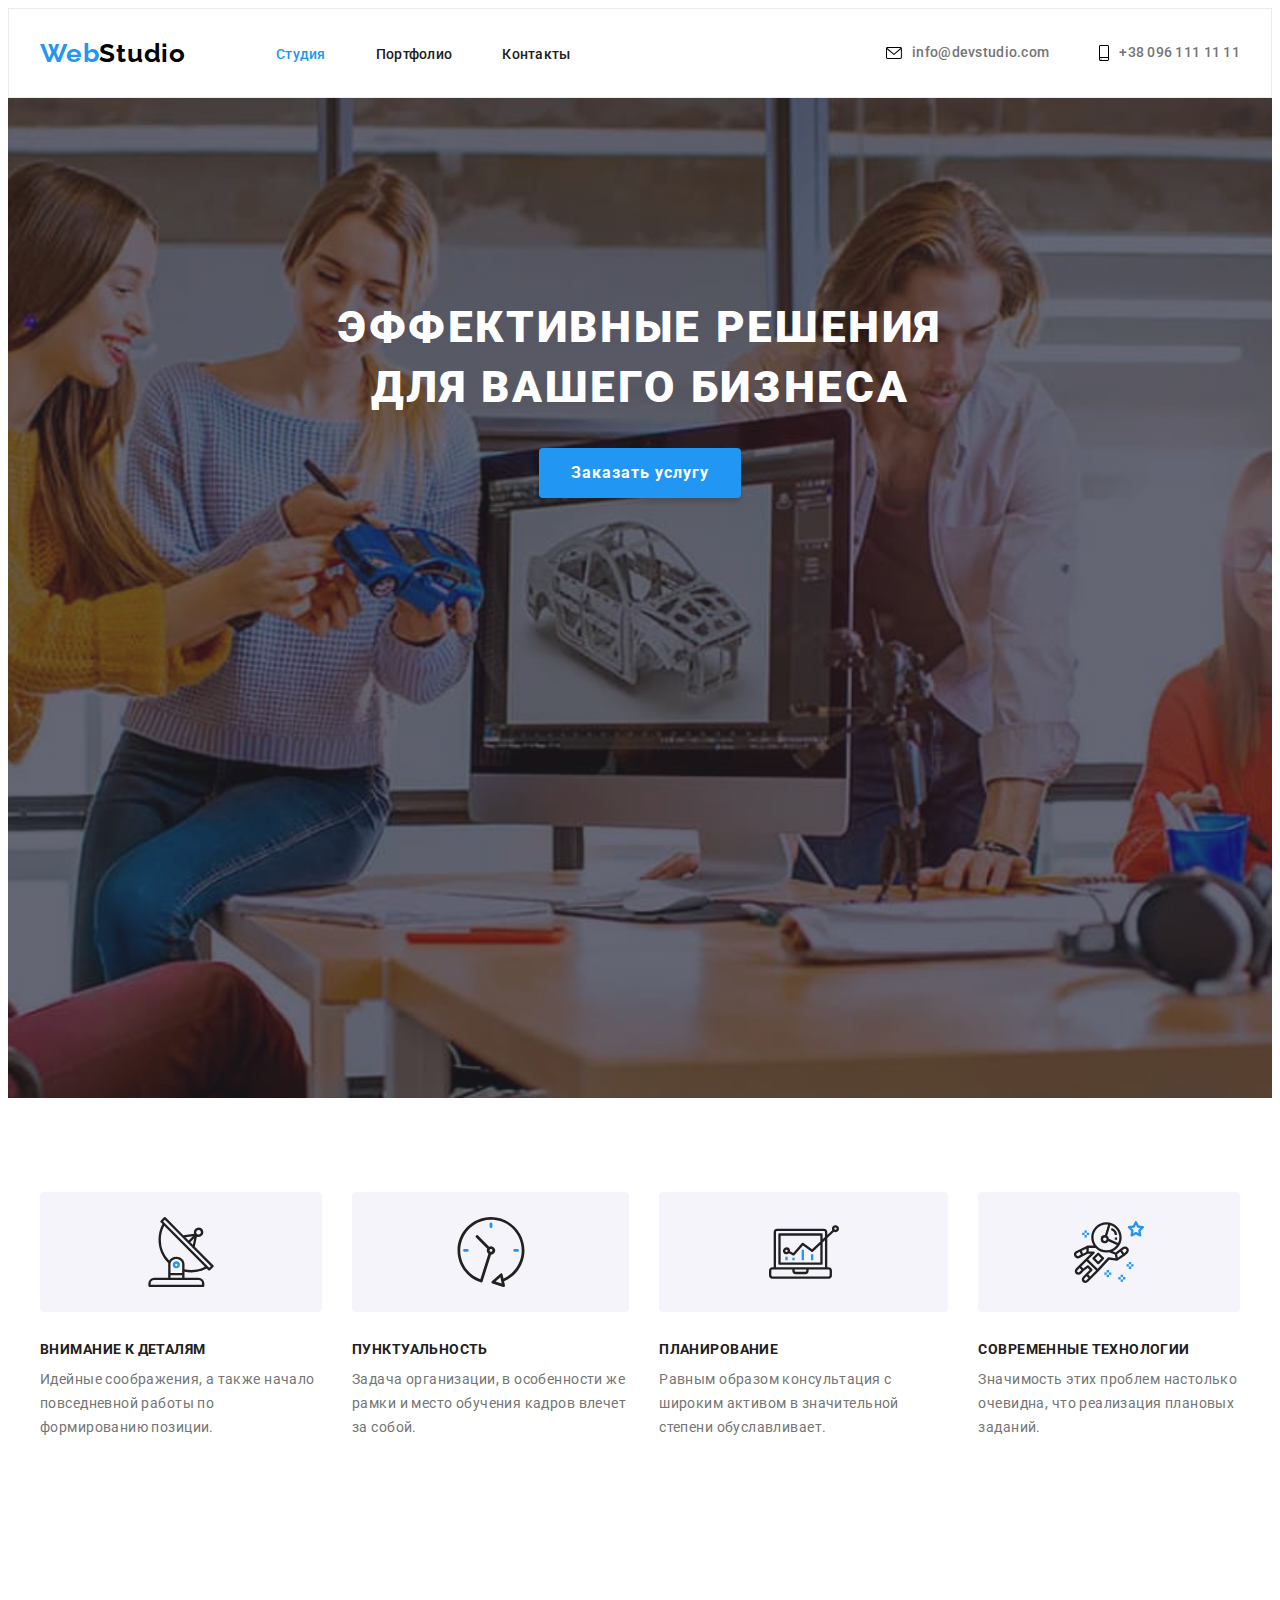
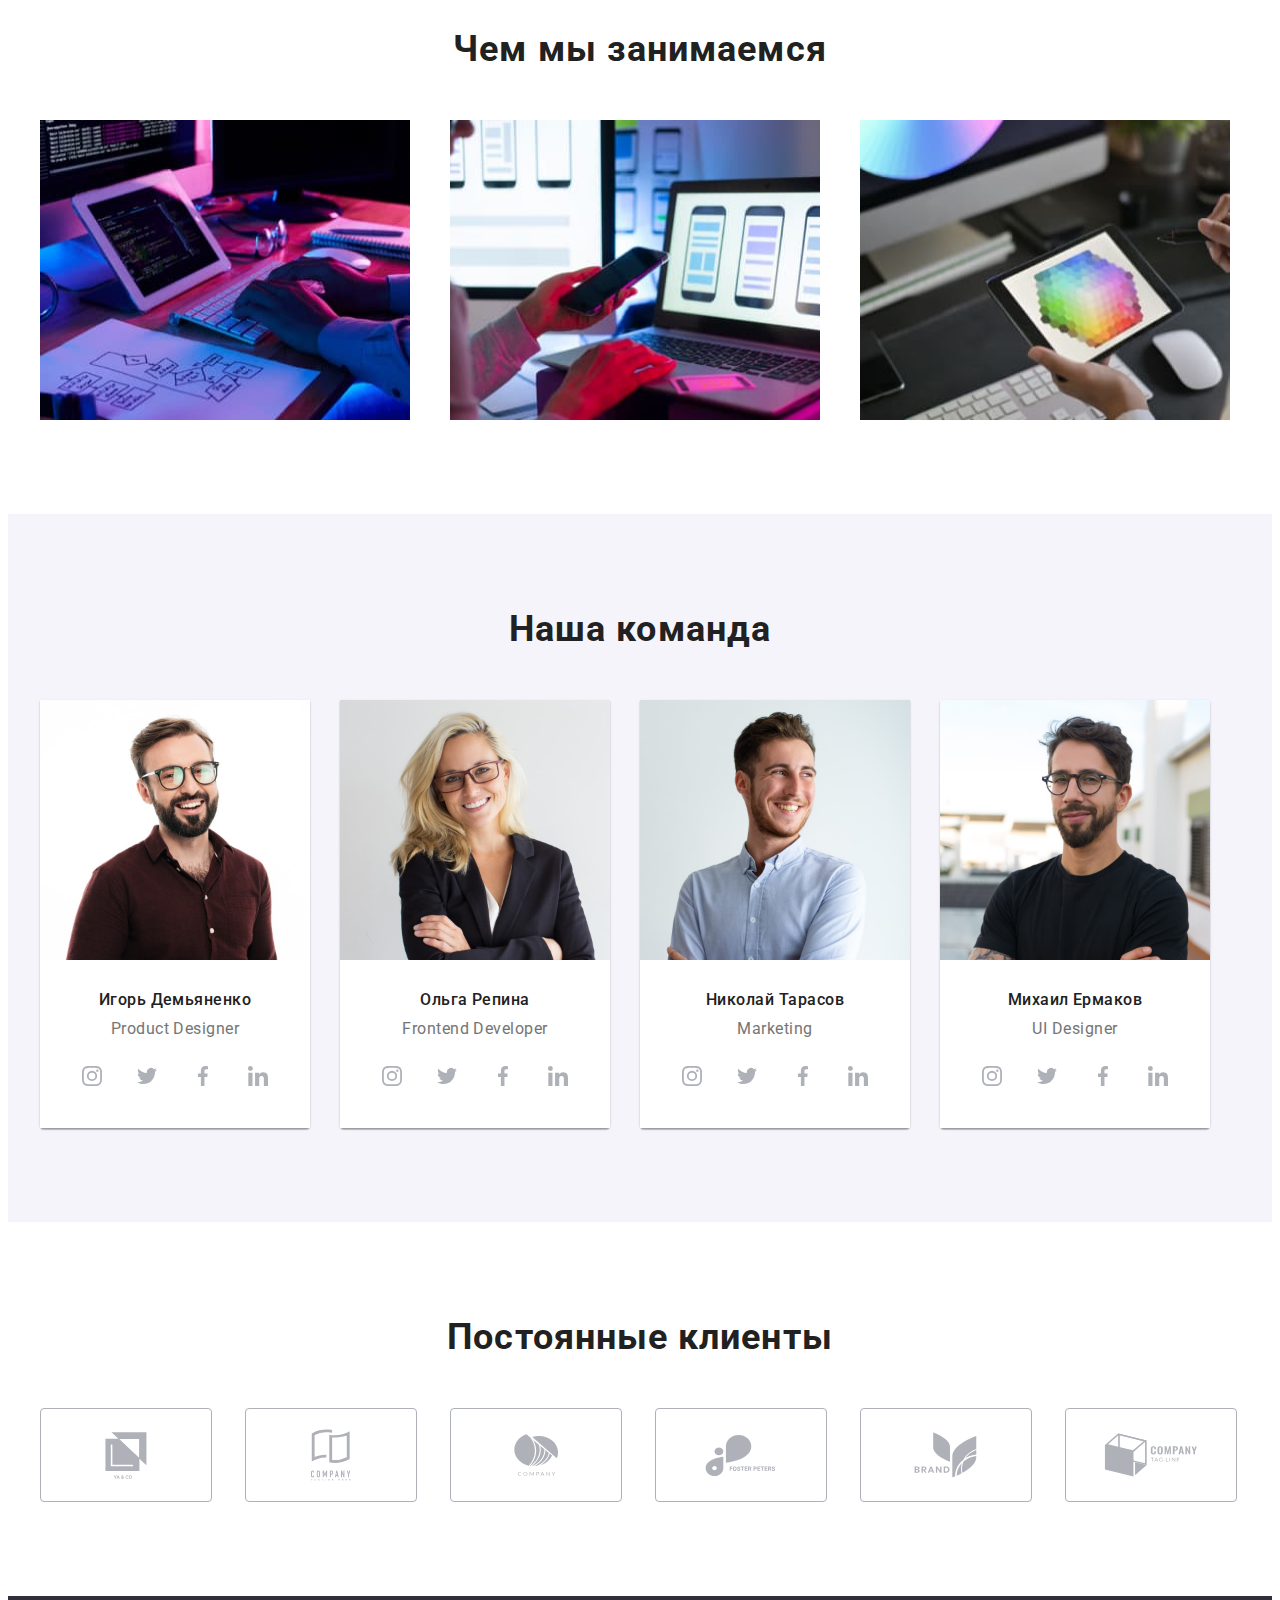
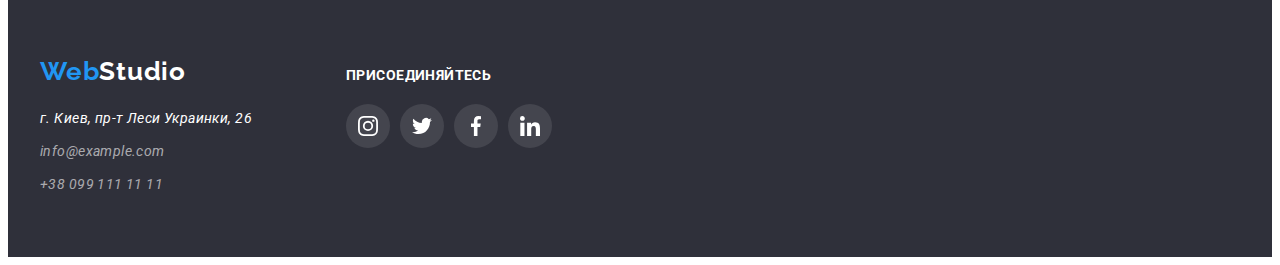
<file: index.html>
<!DOCTYPE html>
<html lang="ru">

<head>
    <meta charset="UTF-8" />
    <meta http-equiv="X-UA-Compatible" content="IE=edge" />
    <meta name="viewport" content="width=device-width, initial-scale=1.0" />
    <title>HW 1</title>
    <link rel="preconnect" href="https://fonts.gstatic.com" />
    <link
        href="https://fonts.googleapis.com/css2?family=Raleway:wght@700&family=Roboto:wght@400;500;700;900&display=swap"
        rel="stylesheet" />
    <link rel="stylesheet" href="https://cdnjs.cloudflare.com/ajax/libs/modern-normalize/1.1.0/modern-normalize.min.css"
        integrity="sha512-wpPYUAdjBVSE4KJnH1VR1HeZfpl1ub8YT/NKx4PuQ5NmX2tKuGu6U/JRp5y+Y8XG2tV+wKQpNHVUX03MfMFn9Q=="
        crossorigin="anonymous" referrerpolicy="no-referrer" />
    <link rel="stylesheet" href="./css/styles.css" />
</head>

<body class="body">
    <header class="header">
        <div class="container header-container">
            <nav class="navigation">
                <a href="./index.html" lang="en" class="logo link">Web<span class="logo-header">Studio</span></a>

                <ul class="nav-menu list">
                    <li class="menu-item">
                        <a class="menu-link link current" href="./index.html">Студия</a>
                    </li>
                    <li class="menu-item">
                        <a class="menu-link link" href="./portfolio.html">Портфолио</a>
                    </li>
                    <li class="menu-item"><a class="menu-link link" href="#">Контакты</a></li>
                </ul>
            </nav>
            <ul class="connect-header list">
                <li class="connect-item">
                    <a class="connect-link link" href="mailto:info@devstudio.com">
                        <svg class="connect-link-icon" width="16" height="12">
                            <use href="./images/icons.svg#email"></use>
                        </svg>
                        info@devstudio.com
                    </a>
                </li>
                <li class="connect-item">
                    <a class="connect-link link" href="tel:+380961111111">
                        <svg class="connect-link-icon" width="10" height="16">
                            <use href="./images/icons.svg#smartphone"></use>
                        </svg>
                        +38 096 111 11 11
                    </a>
                </li>
            </ul>
        </div>
    </header>


    <main>
        <!--HERO Банер-->
        <section class="hero">
            <div class="container">
                <h1 class="hero-titel">
                    Эффективные решения<br />
                    для вашего бизнеса
                </h1>
                <button class="hero-btn" type="button">Заказать услугу</button>
            </div>
        </section>


        <!--Преимущества - edvantages-->

        <section class="edvantages section">
            <div class="container">
                <!--h2 "Преимущества" скрыт стилями-->
                <h2 class="visualy-hidden">Преимущества</h2>
                <ul class="edvantages-list list">
                    <li class="edvantages-item">
                        <div class="edvantages-icon-conteiner">
                            <svg class="edvantages-icon" width="70" height="70">
                                <use href="./images/icons.svg#antenna"></use>
                            </svg>
                        </div>
                        <h3 class="edvantages-title">Внимание к деталям</h3>
                        <p class="edvantages-description">
                            Идейные соображения, а также начало повседневной работы по
                             формированию позиции.
                        </p>
                       
                    </li>
                    <li class="edvantages-item">
                        <div class="edvantages-icon-conteiner">
                            <svg class="edvantages-icon" width="70" height="70">
                                <use href="./images/icons.svg#clock"></use>
                            </svg>
                        </div>
                        <h3 class="edvantages-title">Пунктуальность</h3>
                        <p class="edvantages-description">
                            Задача организации, в особенности же рамки и место обучения кадров
                            влечет за собой.
                        </p>
                    </li>
                    <li class="edvantages-item">
                        <div class="edvantages-icon-conteiner">
                            <svg class="edvantages-icon" width="70" height="70">
                                <use href="./images/icons.svg#diagram"></use>
                            </svg>
                        </div>
                        <h3 class="edvantages-title">Планирование</h3>
                        <p class="edvantages-description">
                            Равным образом консультация с широким активом в значительной
                            степени обуславливает.
                        </p>
                    </li>
                    <li class="edvantages-item">
                        <div class="edvantages-icon-conteiner">
                            <svg class="edvantages-icon" width="70" height="70">
                                <use href="./images/icons.svg#astronaut"></use>
                            </svg>
                        </div>
                        <h3 class="edvantages-title">Современные технологии</h3>
                        <p class="edvantages-description">
                            Значимость этих проблем настолько очевидна, что реализация
                            плановых заданий.
                        </p>
                    </li>
                </ul>
            </div>
        </section>


        <!--benefits-Чем мы занимаемся-->

        <section class="benefits section">
            <div class="container">
                <h2 class="section-title">Чем мы занимаемся</h2>
                <ul class="benefits-list list">
                    <li class="benefits-item">
                        <img class="benefits-img" src="./images/exampleofwork/workcode.jpg"
                            alt="Написание програмного кода" width="370" height="300" />
                    </li>
                    <li class="benefits-item">
                        <img class="benefits-img" src="./images/exampleofwork/workmobile.jpg"
                            alt="Создание мобильных приложений" width="370" height="300" />
                    </li>
                    <li class="benefits-item">
                        <img class="benefits-img" src="./images/exampleofwork/workdesign.jpg" alt="Дизайн" width="370"
                            height="300" />
                    </li>
                </ul>
            </div>
        </section>

        <!--Наша команда-->
        <section class="team section">
            <div class="container">
                <h2 class="section-title">Наша команда</h2>
                <ul class="team-list list">
                    <li class="team-item">
                        <img class="team-img" src="./images/team/productdesigner.jpg" alt="фото члена команды"
                            width="270" height="260" />
                        <div class="team-card">
                            <h3 class="team-name">Игорь Демьяненко</h3>
                            <p class="team-profession" lang="en">Product Designer</p>
                            <ul  class="team-social-list list">
                                <li class="team-social-item">
                                    <a class="team-social-link" href="#">
                                        <svg class="team-social-icon" width="20" height="20">
                                            <use href="./images/icons.svg#instagram"></use>
                                        </svg>
                                    </a>
                                </li>
                                <li class="team-social-item">
                                    <a class="team-social-link" href="#">
                                        <svg class="team-social-icon" width="20" height="20">
                                            <use href="./images/icons.svg#twitter"></use>
                                        </svg>
                                    </a>
                                </li>
                                <li class="team-social-item">
                                    <a class="team-social-link" href="#">
                                        <svg class="team-social-icon" width="20" height="20">
                                            <use href="./images/icons.svg#facebook"></use>
                                        </svg>
                                    </a>
                                </li>
                                <li class="team-social-item">
                                    <a class="team-social-link" href="#">
                                        <svg class="team-social-icon" width="20" height="20">
                                            <use href="./images/icons.svg#linkedin"></use>
                                        </svg>
                                    </a>
                                </li>
                            </ul>
                        </div>
                    </li>
                    <li class="team-item">
                        <img class="team-img" src="./images/team/frontentdeveloper.jpg" alt="фото члена команды"
                            width="270" height="260" />
                        <div class="team-card">
                            <h3 class="team-name">Ольга Репина</h3>
                            <p class="team-profession" lang="en">Frontend Developer</p>
                            <ul class="team-social-list list">
                                <li class="team-social-item">
                                    <a class="team-social-link" href="#">
                                        <svg class="team-social-icon" width="20" height="20">
                                            <use href="./images/icons.svg#instagram"></use>
                                        </svg>
                                    </a>
                                </li>
                                <li class="team-social-item">
                                    <a class="team-social-link" href="#">
                                        <svg class="team-social-icon" width="20" height="20">
                                            <use href="./images/icons.svg#twitter"></use>
                                        </svg>
                                    </a>
                                </li>
                                <li class="team-social-item">
                                    <a class="team-social-link" href="#">
                                        <svg class="team-social-icon" width="20" height="20">
                                            <use href="./images/icons.svg#facebook"></use>
                                        </svg>
                                    </a>
                                </li>
                                <li class="team-social-item">
                                    <a class="team-social-link" href="#">
                                        <svg class="team-social-icon" width="20" height="20">
                                            <use href="./images/icons.svg#linkedin"></use>
                                        </svg>
                                    </a>
                                </li>
                            </ul>
                        </div>
                    </li>
                    <li class="team-item">
                        <img class="team-img" src="./images/team/marketing.jpg" alt="фото члена команды" width="270"
                            height="260" />
                        <div class="team-card">
                            <h3 class="team-name">Николай Тарасов</h3>
                            <p class="team-profession" lang="en">Marketing</p>
                            <ul class="team-social-list list">
                                <li class="team-social-item">
                                    <a class="team-social-link" href="#">
                                        <svg class="team-social-icon" width="20" height="20">
                                            <use href="./images/icons.svg#instagram"></use>
                                        </svg>
                                    </a>
                                </li>
                                <li class="team-social-item">
                                    <a class="team-social-link" href="#">
                                        <svg class="team-social-icon" width="20" height="20">
                                            <use href="./images/icons.svg#twitter"></use>
                                        </svg>
                                    </a>
                                </li>
                                <li class="team-social-item">
                                    <a class="team-social-link" href="#">
                                        <svg class="team-social-icon" width="20" height="20">
                                            <use href="./images/icons.svg#facebook"></use>
                                        </svg>
                                    </a>
                                </li>
                                <li class="team-social-item">
                                    <a class="team-social-link" href="#">
                                        <svg class="team-social-icon" width="20" height="20">
                                            <use href="./images/icons.svg#linkedin"></use>
                                        </svg>
                                    </a>
                                </li>
                            </ul>
                        </div>
                    </li>
                    <li class="team-item">
                        <img src="./images/team/uidesigner.jpg" alt="фото члена команды" width="270" height="260" />
                        <div class="team-card">
                            <h3 class="team-name">Михаил Ермаков</h3>
                            <p class="team-profession" lang="rn">UI Designer</p>
                            <ul class="team-social-list list">
                                <li class="team-social-item">
                                    <a class="team-social-link" href="#">
                                        <svg class="team-social-icon" width="20" height="20">
                                            <use href="./images/icons.svg#instagram"></use>
                                        </svg>
                                    </a>
                                </li>
                                <li class="team-social-item">
                                    <a class="team-social-link" href="#">
                                        <svg class="team-social-icon" width="20" height="20">
                                            <use href="./images/icons.svg#twitter"></use>
                                        </svg>
                                    </a>
                                </li>
                                <li class="team-social-item">
                                    <a class="team-social-link" href="#">
                                        <svg class="team-social-icon" width="20" height="20">
                                            <use href="./images/icons.svg#facebook"></use>
                                        </svg>
                                    </a>
                                </li>
                                <li class="team-social-item">
                                    <a class="team-social-link" href="#">
                                        <svg class="team-social-icon" width="20" height="20">
                                            <use href="./images/icons.svg#linkedin"></use>
                                        </svg>
                                    </a>
                                </li>
                            </ul>
                        </div>
                    </li>

                </ul>
            </div>
        </section>

        <!--==========Постоянные клиенты===========-->
        <section class="clients section">
            <div class="container">
                <h2 class="section-title">Постоянные клиенты</h2>
                <ul class="clients-list list">
                    <li class="clients-item">                        
                            <a class="clients-item-link" href="#">
                                <svg class="clients-item-logo" width="42" height="47">
                                    <use href="./images/icons.svg#client1"></use>
                                </svg>
                            </a>                       
                    </li>                  
                    <li class="clients-item">
                        <a class="clients-item-link" href="#">
                            <svg class="clients-item-logo" width="40" height="52">
                                <use href="./images/icons.svg#client2"></use>
                            </svg>
                        </a>
                    </li>
                    <li class="clients-item">
                        <a class="clients-item-link" href="#">
                            <svg class="clients-item-logo" width="44" height="42">
                                <use href="./images/icons.svg#client3"></use>
                            </svg>
                        </a>
                    </li>
                    <li class="clients-item">
                        <a class="clients-item-link" href="#">
                            <svg class="clients-item-logo" width="85" height="41">
                                <use href="./images/icons.svg#client4"></use>
                            </svg>
                        </a>
                    </li>
                    <li class="clients-item">
                        <a class="clients-item-link" href="#">
                            <svg class="clients-item-logo" width="63" height="46">
                                <use href="./images/icons.svg#client5"></use>
                            </svg>
                        </a>
                    </li>
                    <li class="clients-item">
                        <a class="clients-item-link" href="#">
                            <svg class="clients-item-logo" width="94" height="44">
                                <use href="./images/icons.svg#client6"></use>
                            </svg>
                        </a>
                    </li>

                </ul>
            </div>
        </section>
    </main>

    <footer class="footer">
        <div class="container footer-container">
            <div class="footer-left">
            <a href="./index.html" lang="en" class="logo link">Web<span class="logo-footer">Studio</span></a>

            <address class="footer-address">
                <a class="footer-address-map link" href="https://goo.gl/maps/kzcwZxw4ZGiegETZ7" target="_blank"
                    rel="noopener noreferrer">г. Киев, пр-т Леси Украинки, 26</a>

                <ul class=" list">
                    <li class="footer-list">
                        <a class="footer-address-mail link" href="mailto:info@example.com">info@example.com</a>
                    </li>
                    <li class="footer-list">
                        <a class="footer-address-tell link" href="tel:+380991111111">+38 099 111 11 11</a>
                    </li>
                </ul>
            </address>
            </div>
            <div class="footer-right">
                <p class="footer-right-title">
                    присоединяйтесь
                </p>
                <ul class="footer-social-list list">
                    <li class="footer-social-item">
                        <a class="footer-social-link" href="#">
                            <svg class="footer-social-icon" width="20" height="20">
                                <use href="./images/icons.svg#instagram"></use>
                            </svg>
                        </a>
                    </li>
                    <li class="footer-social-item">
                        <a class="footer-social-link" href="#">
                            <svg class="footer-social-icon" width="20" height="20">
                                <use href="./images/icons.svg#twitter"></use>
                            </svg>
                        </a>
                    </li>
                    <li class="footer-social-item">
                        <a class="footer-social-link" href="#">
                            <svg class="footer-social-icon" width="20" height="20">
                                <use href="./images/icons.svg#facebook"></use>
                            </svg>
                        </a>
                    </li>
                    <li class="footer-social-item">
                        <a class="footer-social-link" href="#">
                            <svg class="footer-social-icon" width="20" height="20">
                                <use href="./images/icons.svg#linkedin"></use>
                            </svg>
                        </a>
                    </li>
                </ul>

            </div>
        </div>
    </footer>
</body>

</html>
</file>
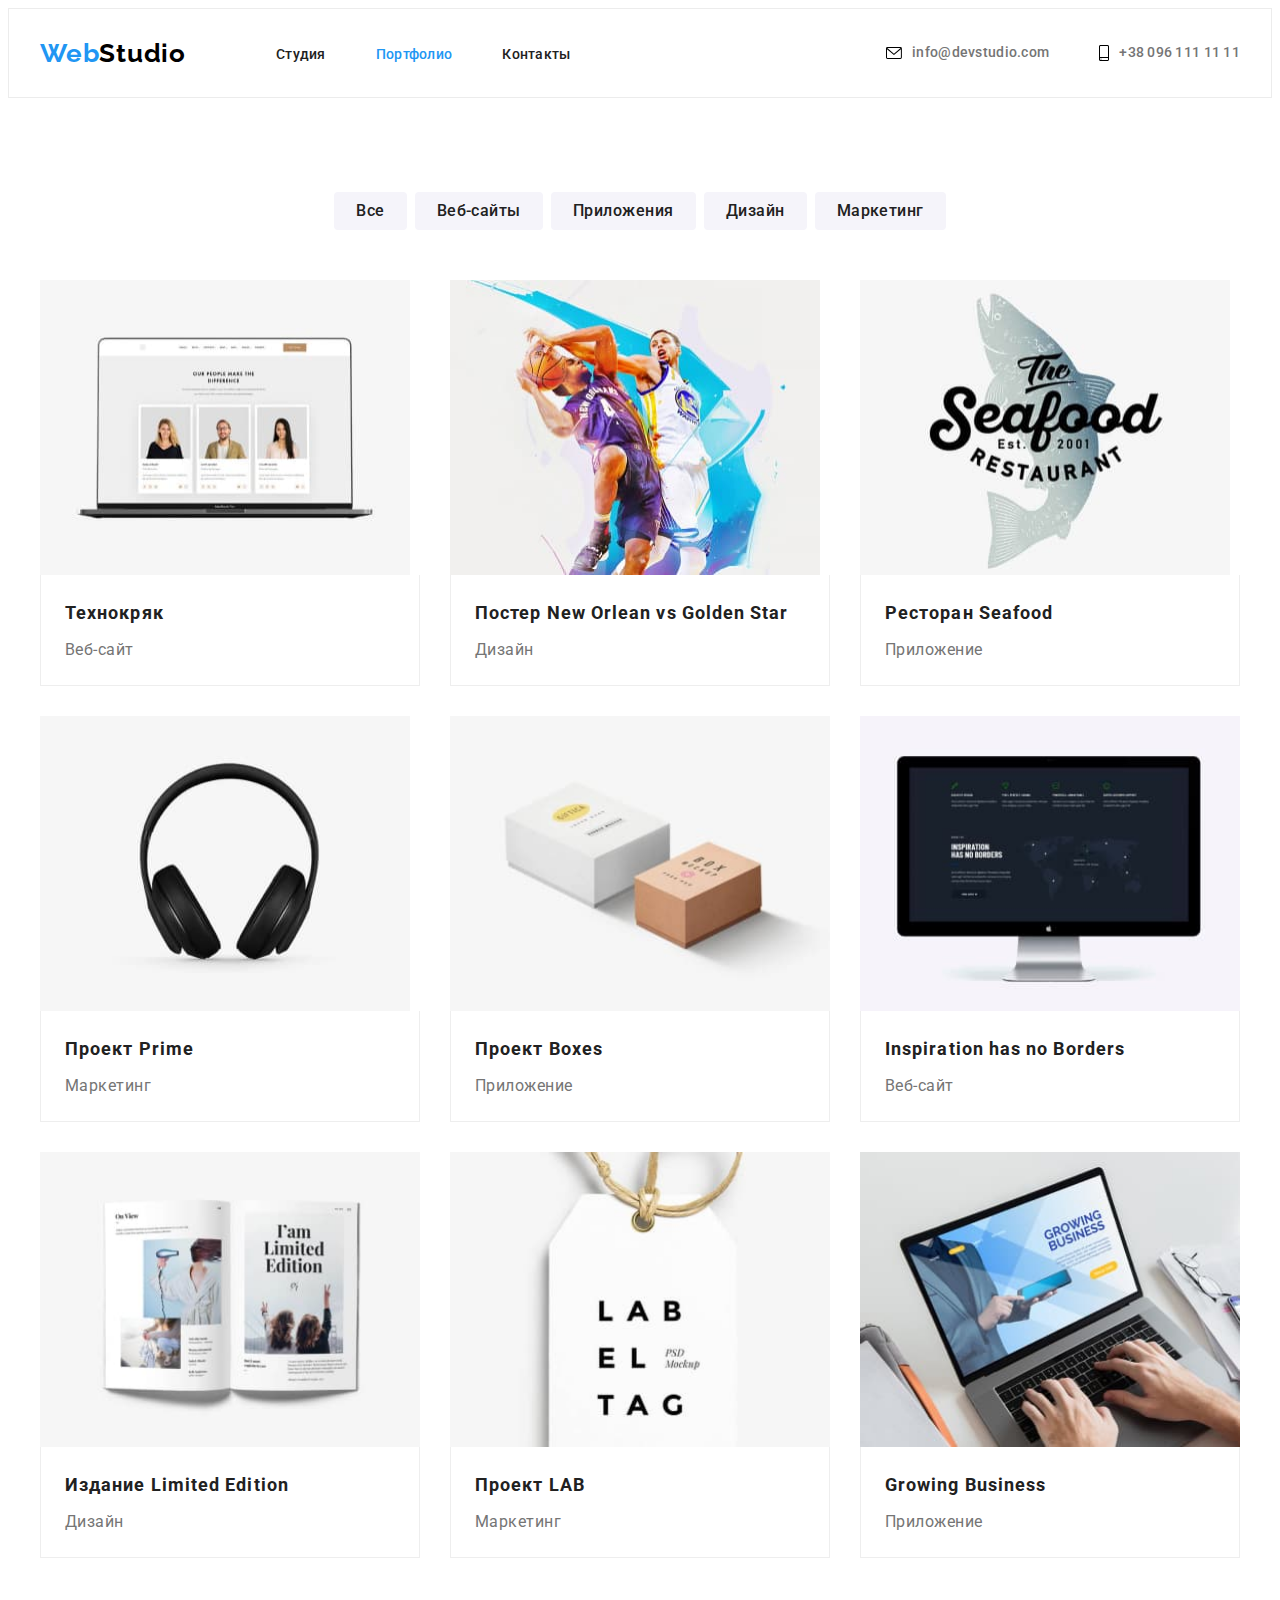
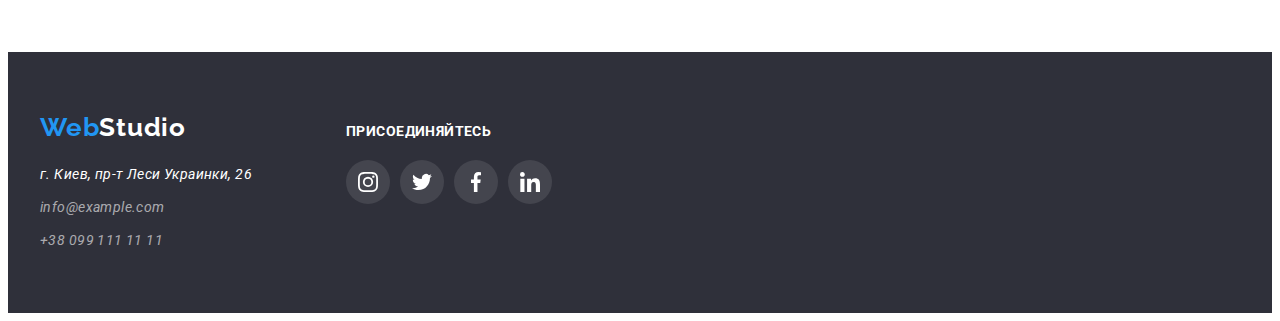
<file: portfolio.html>
<!DOCTYPE html>
<html lang="ru">

<head>
  <meta charset="UTF-8" />
  <meta http-equiv="X-UA-Compatible" content="IE=edge" />
  <meta name="viewport" content="width=device-width, initial-scale=1.0" />
  <title>Portfolio</title>
  <link rel="preconnect" href="https://fonts.gstatic.com" />
  <link href="https://fonts.googleapis.com/css2?family=Raleway:wght@700&family=Roboto:wght@400;500;700;900&display=swap"
    rel="stylesheet" />
  <link rel="stylesheet" href="https://cdnjs.cloudflare.com/ajax/libs/modern-normalize/1.1.0/modern-normalize.min.css"
    integrity="sha512-wpPYUAdjBVSE4KJnH1VR1HeZfpl1ub8YT/NKx4PuQ5NmX2tKuGu6U/JRp5y+Y8XG2tV+wKQpNHVUX03MfMFn9Q=="
    crossorigin="anonymous" referrerpolicy="no-referrer" />
  <link rel="stylesheet" href="./css/styles.css" />
</head>

<body class="body">
  <header class="header">
    <div class="container header-container">
      <nav class="navigation">
        <a href="./index.html" lang="en" class="logo link">Web<span class="logo-header">Studio</span></a>

        <ul class="nav-menu list">
          <li class="menu-item">
            <a class="menu-link link" href="./index.html">Студия</a>
          </li>
          <li class="menu-item">
            <a class="menu-link link current" href="./portfolio.html">Портфолио</a>
          </li>
          <li class="menu-item"><a class="menu-link link" href="#">Контакты</a></li>
        </ul>
      </nav>
      <ul class="connect-header list">
        <li class="connect-item">
          <a class="connect-link link" href="mailto:info@devstudio.com">
            <svg class="connect-link-icon" width="16" height="12">
              <use href="./images/icons.svg#email"></use>
            </svg>
            info@devstudio.com</a>
        </li>
        <li class="connect-item">
          <a class="connect-link link" href="tel:+380961111111">
            <svg class="connect-link-icon" width="10" height="16">
              <use href="./images/icons.svg#smartphone"></use>
            </svg>
            +38 096 111 11 11</a>
        </li>
      </ul>
    </div>
  </header>

  <main>
    <section class="portfolio section">
      <div class="container">
        <!--h1 Портфолио скрыт стилями-->
        <h1 class="visualy-hidden">Портфолио</h1>
        <!--сортировка по Портфолио-->
        <ul class="filter-list list">
          <li class="filter-item">
            <button class="filter-btn" type="button">Все</button>
          </li>
          <li class="filter-item">
            <button class="filter-btn" type="button">Веб-сайты</button>
          </li>
          <li class="filter-item">
            <button class="filter-btn" type="button">Приложения</button>
          </li>
          <li class="filter-item">
            <button class="filter-btn" type="button">Дизайн</button>
          </li>
          <li class="filter-item">
            <button class="filter-btn" type="button">Маркетинг</button>
          </li>
        </ul>

        <!--Проекты Портфолио(для сортировки)-->
        <h2 hidden>Портфолио</h2>
        <ul class="exemples-list list">
          <li class="exemples-item">
            <a href="#" class="exemples-link link">
              <figure class="exemples-conteiner">
              <img class="exemples-img" src="./images/pages/texnokrjk.jpg" alt="Фото страницы веб-сайта Технокряк"
                width="370" height="295" />
              <figcaption class="exemples-card">
                <h3 class="exemples-name">Технокряк</h3>
                <p class="exemples-work">Веб-сайт</p>
              </figcaption>
              </figure>
            </a>
          </li>
          <li class="exemples-item">
            <a href="#" class="exemples-link link">
              <figure class="exemples-conteiner">
              <img class="exemples-img" src="./images/pages/neworlean.jpg" alt="Постер New Orlean vs Golden Star"
                width="370" height="295" />
              <figcaption class="exemples-card">
                <h3 class="exemples-name">
                  Постер <span lang="en"> New Orlean vs Golden Star</span>
                </h3>
                <p class="exemples-work">Дизайн</p>
                </figcaption>
              </figure>
            </a>
          </li>
          <li class="exemples-item">
            <a href="#" class="exemples-link link">
              <figure class="exemples-conteiner">
              <img class="exemples-img" src="./images/pages/seafood.jpg" alt="Логотип ресторана Seafood" width="370"
                height="295" />
              <figcaption class="exemples-card">
                <h3 class="exemples-name">
                  Ресторан <span lang="en">Seafood</span>
                </h3>
                <p class="exemples-work">Приложение</p>
              </figcaption>
              </figure>
            </a>
          </li>
          <li class="exemples-item">
            <a href="#" class="exemples-link link">
              <figure class="exemples-conteiner">
              <img class="exemples-img" src="./images/pages/prime.jpg" alt="Фото наушников" width="370" height="295" />
              <figcaption class="exemples-card">
                <h3 class="exemples-name">Проект <span lang="en">Prime</span></h3>
                <p class="exemples-work">Маркетинг</p>
              </figcaption>
              </figure>
            </a>
          </li>
          <li class="exemples-item">
            <a href="#" class="exemples-link link">
              <figure class="exemples-conteiner">
              <img class="exemples-img" src="./images/pages/boxes.jpg" alt="Фото коробок" width="390" height="295" />
              <figcaption class="exemples-card">
                <h3 class="exemples-name">Проект <span lang="en">Boxes</span></h3>
                <p class="exemples-work">Приложение</p>
              </figcaption>
              </figure>
            </a>
          </li>
          <li class="exemples-item">
            <a href="#" class="exemples-link link">
              <figure class="exemples-conteiner">
              <img class="exemples-img" src="./images/pages/inspiration.jpg"
                alt="Фото веб-сайта Inspiration has no Borders" width="390" height="295" />
              <figcaption class="exemples-card">
                <h3 class="exemples-name" lang="en">
                  Inspiration has no Borders
                </h3>
                <p class="exemples-work">Веб-сайт</p>
              </figcaption>
              </figure>
            </a>
          </li>
          <li class="exemples-item">
            <a href="#" class="exemples-link link">
              <figure class="exemples-conteiner">
              <img class="exemples-img" src="./images/pages/limited.jpg" alt="Фото страницы издания Limited Edition"
                width="390" height="295" />
              <figcaption class="exemples-card">
                <h3 class="exemples-name">
                  Издание <span lang="en">Limited Edition</span>
                </h3>
                <p class="exemples-work">Дизайн</p>
              </figcaption>
              </figure>
            </a>
          </li>
          <li class="exemples-item">
            <a href="#" class="exemples-link link">
              <figure class="exemples-conteiner">
              <img class="exemples-img" src="./images/pages/lab.jpg" alt="Фото логотапа проекта LAB" width="390"
                height="295" />
              <figcaption class="exemples-card">
                <h3 class="exemples-name">Проект <span lang="en">LAB</span></h3>
                <p class="exemples-work">Маркетинг</p>
              </figcaption>
              </figure>
            </a>
          </li>
          <li class="exemples-item">
            <a href="#" class="exemples-link link">
              <figure class="exemples-conteiner">
              <img class="exemples-img" src="./images/pages/growing.jpg"
                alt="Фото страницы Приложения Growing Business на ноутбуке" width="390" height="295" />
              <figcaption class="exemples-card">
                <h3 class="exemples-name" lang="en">Growing Business</h3>
                <p class="exemples-work">Приложение</p>
              </figcaption>
              </figure>
            </a>
          </li>
        </ul>
      </div>
    </section>
  </main>

    <footer class="footer">
      <div class="container footer-container">
        <div class="footer-left">
          <a href="./index.html" lang="en" class="logo link">Web<span class="logo-footer">Studio</span></a>
    
          <address class="footer-address">
            <a class="footer-address-map link" href="https://goo.gl/maps/kzcwZxw4ZGiegETZ7" target="_blank"
              rel="noopener noreferrer">г. Киев, пр-т Леси Украинки, 26</a>
    
            <ul class=" list">
              <li class="footer-list">
                <a class="footer-address-mail link" href="mailto:info@example.com">info@example.com</a>
              </li>
              <li class="footer-list">
                <a class="footer-address-tell link" href="tel:+380991111111">+38 099 111 11 11</a>
              </li>
            </ul>
          </address>
        </div>
        <div class="footer-right">
          <p class="footer-right-title">
            присоединяйтесь
          </p>
          <ul class="footer-social-list list">
            <li class="footer-social-item">
              <a class="footer-social-link" href="#">
                <svg class="footer-social-icon" width="20" height="20">
                  <use href="./images/icons.svg#instagram"></use>
                </svg>
              </a>
            </li>
            <li class="footer-social-item">
              <a class="footer-social-link" href="#">
                <svg class="footer-social-icon" width="20" height="20">
                  <use href="./images/icons.svg#twitter"></use>
                </svg>
              </a>
            </li>
            <li class="footer-social-item">
              <a class="footer-social-link" href="#">
                <svg class="footer-social-icon" width="20" height="20">
                  <use href="./images/icons.svg#facebook"></use>
                </svg>
              </a>
            </li>
            <li class="footer-social-item">
              <a class="footer-social-link" href="#">
                <svg class="footer-social-icon" width="20" height="20">
                  <use href="./images/icons.svg#linkedin"></use>
                </svg>
              </a>
            </li>
          </ul>
    
        </div>
      </div>
    </footer>
</body>

</html>
</file>
<file: css/styles.css>
:root {
  --accent-color: #2196f3;
  --primary-white-color: #ffffff;
  --title-text-color: #212121;
  --primary-text-color: #757575;
  --primary-black-color: #000000;
  --background-color-light: #f5f4fa;
  --social-color: #afb1b8;
}

h1,
h2,
h3,
h4,
h5,
h6,
p {
  margin-top: 0;
  margin-bottom: 0;
}

img {
  display: block;
  max-width: 100%;
}

.list {
  margin-top: 0;
  margin-bottom: 0;
  padding-left: 0%;
  list-style: none;
}

.link {
  text-decoration: none;
}
/*=============================*/
/*==========Container=========*/
.container {
  width: 1200px;
  padding-left: 15px;
  padding-right: 15px;
  margin: 0 auto;
}
/*==========Section===========*/
.section {
  padding-top: 94px;
  padding-bottom: 94px;
}
/*==============================*/
/*========COMPONENTS============*/
.section-title {
  font-weight: 700;
  font-size: 36px;
  line-height: 1.17;
  text-align: center;
  letter-spacing: 0.03em;
  color: var(--title-text-color);
  margin-bottom: 50px;
}
/*======END===COMPONENTS========*/
/*========hidden================*/
.visualy-hidden {
  position: absolute;
  clip: rect(0 0 0 0);
  width: 1px;
  height: 1px;
  margin: -1px;
}
/*====end==hidden===============*/
/* ===========header==========*/
.body {
  font-family: "Roboto", sans-serif;
  color: var(--primary-text-color);
  font-weight: 400;
  background-color: var(--primary-white-color);
}
/*==Logo==*/
.logo {
  margin-right: 90px;

  font-family: "Raleway", sans-serif;
  font-weight: 700;
  font-size: 26px;
  line-height: 1.19;
  letter-spacing: 0.03em;
  color: var(--accent-color);
}
.logo-header {
  color: var(--primary-black-color);
}
.logo-footer {
  color: var(--primary-white-color);
}
/*=END= Logo=*/
.header {
  padding-top: 24px;
  padding-bottom: 24px;
  border: 1px solid #ececec;
}
.header-container {
  display: flex;
  align-items: center;
  justify-content: space-between;
}

.navigation {
  display: flex;
  align-items: center;
}

.nav-menu {
  display: flex;
  align-items: center;
}

.menu-item:not(:last-child) {
  margin-right: 50px;
}
.menu-link {
  padding-top: 20px;
  padding-bottom: 20px; /*для увеличения площади кликабельности*/
  font-weight: 500;
  font-size: 14px;
  line-height: 1.14;
  letter-spacing: 0.02em;

  color: var(--title-text-color);
}

.menu-link:hover,
.menu-link:focus {
  color: var(--accent-color);
}
.menu-link.current {
  color: var(--accent-color);
}

.connect-header {
  display: flex;
  align-items: center;
}

.connect-item:not(:last-child) {
  margin-right: 50px;
}

.connect-link {
  display: flex;
  align-items: center;
  padding-top: 12px;
  padding-bottom: 12px; /*для увеличения площади кликабельности*/
  font-weight: 500;
  font-size: 14px;
  line-height: 1.14;
  letter-spacing: 0.02em;
  color: var(--primary-text-color);
}

.connect-link:hover,
.connect-link:focus {
  color: var(--accent-color);
  fill: var(--accent-color);
}

.connect-link-icon {
  margin-right: 10px;
}
/* ===========END=== header==========*/

/*=============hero============*/
.hero {
  background-color: #2f303a;
  background-image: linear-gradient(
      rgba(47, 48, 58, 0.4),
      rgba(47, 48, 58, 0.4)
    ),
    url(../images/hero.jpg);
  background-size: cover;
  background-repeat: no-repeat;
  background-position: center;
  max-width: 1600px;
  min-height: 600px;
  margin: 0 auto;
  text-align: center;
  padding-top: 200px;
  padding-bottom: 200px;
}
.hero-titel {
  font-weight: 900;
  font-size: 44px;
  line-height: 1.36;
  text-align: center;
  letter-spacing: 0.06em;
  text-transform: uppercase;

  color: var(--primary-white-color);
  margin-bottom: 30px;
}
.hero-btn {
  padding: 10px 32px;
  box-shadow: 0px 4px 4px rgba(0, 0, 0, 0.15);
  border-radius: 4px;
  border: none;

  font-family: inherit;
  font-weight: 700;
  font-size: 16px;
  line-height: 1.88;
  letter-spacing: 0.06em;

  color: var(--primary-white-color);
  background-color: var(--accent-color);
  cursor: pointer;
}

.hero-btn:hover,
.hero-btn:focus {
  background-color: var(--accent-color);
  color: var(--primary-white-color);
}
/*=============END=== hero============*/

/*==========Преимущества - edvantages====*/

.edvantages-item:not(:last-child) {
  margin-right: 30px;
}

.edvantages-list {
  display: flex;
}

.edvantages-icon-conteiner {
  display: flex;
  justify-content: center;
  align-items: center;
  height: 120px;
  margin-bottom: 30px;
  background-color: var(--background-color-light);
  border-radius: 4px;
}
.edvantages-title {
  margin-bottom: 10px;
  font-weight: 700;
  font-size: 14px;
  line-height: 1.14;
  letter-spacing: 0.03em;
  text-transform: uppercase;
  color: var(--title-text-color);
}
.edvantages-description {
  font-size: 14px;
  line-height: 1.71;
  letter-spacing: 0.03em;
}
/*========== END===   Преимущества - edvantages====*/

/*==========benefits Чем мы занимаемся======*/
.benefits-list {
  display: flex;
  margin-top: -30px;
  margin-left: -30px;
}

.benefits-item {
  flex-basis: calc((100% - 90px) / 3);
  margin-top: 30px;
  margin-left: 30px;
}

/*==========END===  benefits Чем мы занимаемся======*/

/*==========Team Наша команда======*/
.team {
  background-color: var(--background-color-light);
}

.team-list {
  display: flex;
  flex-wrap: wrap; /* на случай увеличениея кол-во членов команды*/
  margin-left: -30px;
  margin-top: -30px;
}

.team-item {
  flex-basis: calc((100% - 120) / 4);
  margin-left: 30px;
  margin-top: 30px;
  box-shadow: 0px 1px 3px rgba(0, 0, 0, 0.12), 0px 1px 1px rgba(0, 0, 0, 0.14),
    0px 2px 1px rgba(0, 0, 0, 0.2);
  border-radius: 0px 0px 4px 4px;
}

.team-name {
  margin-bottom: 10px;
  font-weight: 500;
  font-size: 16px;
  line-height: 1.19;
  text-align: center;
  letter-spacing: 0.03em;
  color: var(--title-text-color);
}

.team-profession {
  font-size: 16px;
  line-height: 1.19;
  text-align: center;
  letter-spacing: 0.03em;
  margin-bottom: 16px;
}

.team-social-list {
  display: flex;
  justify-content: center;
  justify-content: space-between;
}
.team-social-item {
  width: 44px;
  height: 44px;
}
.team-social-link {
  display: flex;
  justify-content: center;
  align-items: center;
  width: 100%;
  height: 100%;
  border-radius: 50%;
}
.team-social-link {
  fill: var(--social-color);
}

.team-social-link:hover,
.team-social-link:focus {
  fill: var(--primary-white-color);
  background-color: var(--accent-color);
}

.team-card {
  padding: 30px 30px;
  background-color: var(--primary-white-color);
}
/*==========END=== Team Наша команда======*/

/*=========Clients====Постоянные клтенты===*/
.clients-list {
  display: flex;
  flex-wrap: wrap;
  margin-top: -30px;
  margin-right: -30px;
}

.clients-item-link {
  display: flex;
  justify-content: center;
  align-items: center;
  width: 170px;
  height: 92px;
  border: 1px solid #afb1b8;
  border-radius: 4px;
  fill: var(--social-color);
}

.clients-item-link:hover,
.clients-item-link:focus {
  fill: var(--accent-color);
  border-color: var(--accent-color);
}
.clients-item {
  margin-top: 30px;
  margin-right: 30px;
  flex-basis: calc((100% - 180px) / 6);
}
/*=========END===Clients====Постоянные клтенты===*/

/*==========Footer============*/
.footer {
  background-color: #2f303a;
  padding-top: 60px;
  padding-bottom: 60px;
}

.footer-address {
  margin-top: 20px;
}
.footer-address-map {
  font-size: 14px;
  line-height: 1.71;
  letter-spacing: 0.03em;
  color: var(--primary-white-color);
}

.footer-list {
  margin-top: 9px;
}

.footer-address-mail {
  font-size: 14px;
  line-height: 1.71;
  letter-spacing: 0.03em;
  color: rgba(255, 255, 255, 0.6);
}
.footer-address-mail:hover,
.footer-address-mail:focus {
  color: var(--accent-color);
}

.footer-address-tell {
  /*font-weight: 400;*/
  font-size: 14px;
  line-height: 1.71;
  letter-spacing: 0.03em;
  color: rgba(255, 255, 255, 0.6);
}
.footer-address-tell:hover,
.footer-address-tell:focus {
  color: var(--accent-color);
}

.footer-container {
  display: flex;
}
.footer-left {
  margin-right: 70px;
}
.footer-right {
  margin-top: 12px;
}
.footer-right-title {
  font-weight: 700;
  font-size: 14px;
  line-height: 1.14;
  letter-spacing: 0.03em;
  text-transform: uppercase;
  color: var(--primary-white-color);
  margin-bottom: 20px;
}
.footer-social-list {
  display: flex;
  justify-content: center;
  justify-content: space-between;
}
.footer-social-link {
  display: flex;
  justify-content: center;
  align-items: center;
  width: 100%;
  height: 100%;
  fill: var(--primary-white-color);
  background: rgba(255, 255, 255, 0.1);
  border-radius: 50%;
}
.footer-social-item {
  width: 44px;
  height: 44px;
}
.footer-social-item:not(:last-child) {
  margin-right: 10px;
}
.footer-social-link:hover,
.footer-social-link:focus {
  background-color: var(--accent-color);
}
/*==========END=== Footer======*/
/*=============================*/
/*******************************/
/*==============================*/
/*==========Portfolio===========*/
/*=====Filter====*/
.filter-list {
  display: flex;
  justify-content: center;

  margin-bottom: 50px;
}

.filter-item:not(:last-child) {
  margin-right: 8px;
}
.filter-btn {
  padding: 6px 22px;
  font-family: inherit;
  font-weight: 500;
  font-size: 16px;
  line-height: 1.62;
  text-align: center;
  letter-spacing: 0.03em;
  color: var(--title-text-color);
  background-color: #f5f4fa;
  border-radius: 4px;
  border: none;
  cursor: pointer;
}
.filter-btn:hover,
.filter-btn:focus {
  color: var(--primary-white-color);
  background-color: var(--accent-color);
  box-shadow: 0px 3px 1px rgba(0, 0, 0, 0.1), 0px 1px 2px rgba(0, 0, 0, 0.08),
    0px 2px 2px rgba(0, 0, 0, 0.12);
}
/*=====END== Filter=============*/

/*===========Exemples===========*/
.exemples-list {
  display: flex;
  flex-wrap: wrap;
  margin-left: -30px;
  margin-top: -30px;
}

.exemples-item {
  flex-basis: calc((100% - 90px) / 3);
  margin-left: 30px;
  margin-top: 30px;
}
.exemples-link {
  display: block;
  width: 100%;
  height: 100%;
}
.exemples-conteiner {
  margin: 0 0;
}
.exemples-card {
  text-align: left;
  padding: 20px 24px;
  border: 1px solid #eeeeee;
  border-top: none;
}
.exemples-name {
  margin-bottom: 4px;
  font-weight: 700;
  font-size: 18px;
  line-height: 2;
  letter-spacing: 0.06em;
  color: var(--title-text-color);
}

.exemples-work {
  font-size: 16px;
  line-height: 1.88;
  letter-spacing: 0.03em;
  color: var(--primary-text-color);
}

.exemples-link:hover,
.exemples-link:focus {
  box-shadow: 0px 1px 1px rgba(0, 0, 0, 0.12), 0px 4px 4px rgba(0, 0, 0, 0.06),
    1px 4px 6px rgba(0, 0, 0, 0.16);
}

/*=====END====Exemples============*/
</file>
